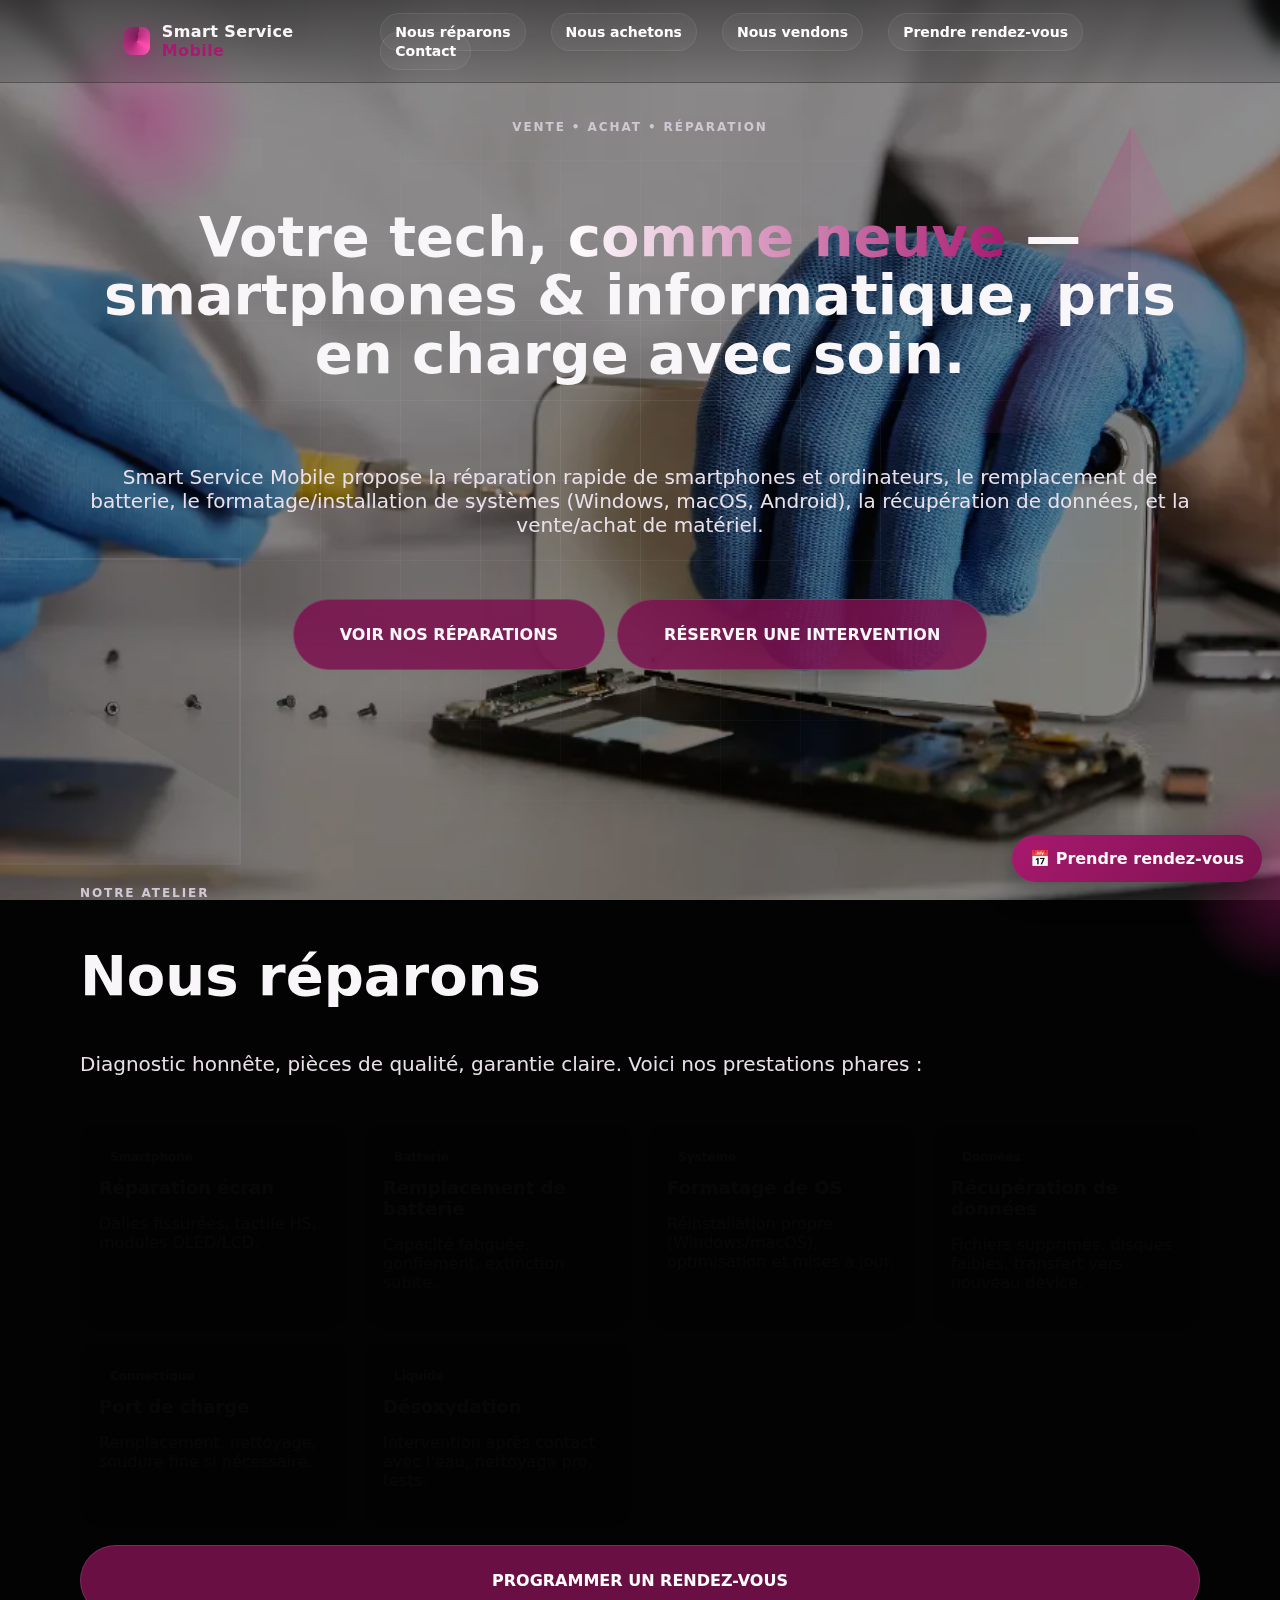
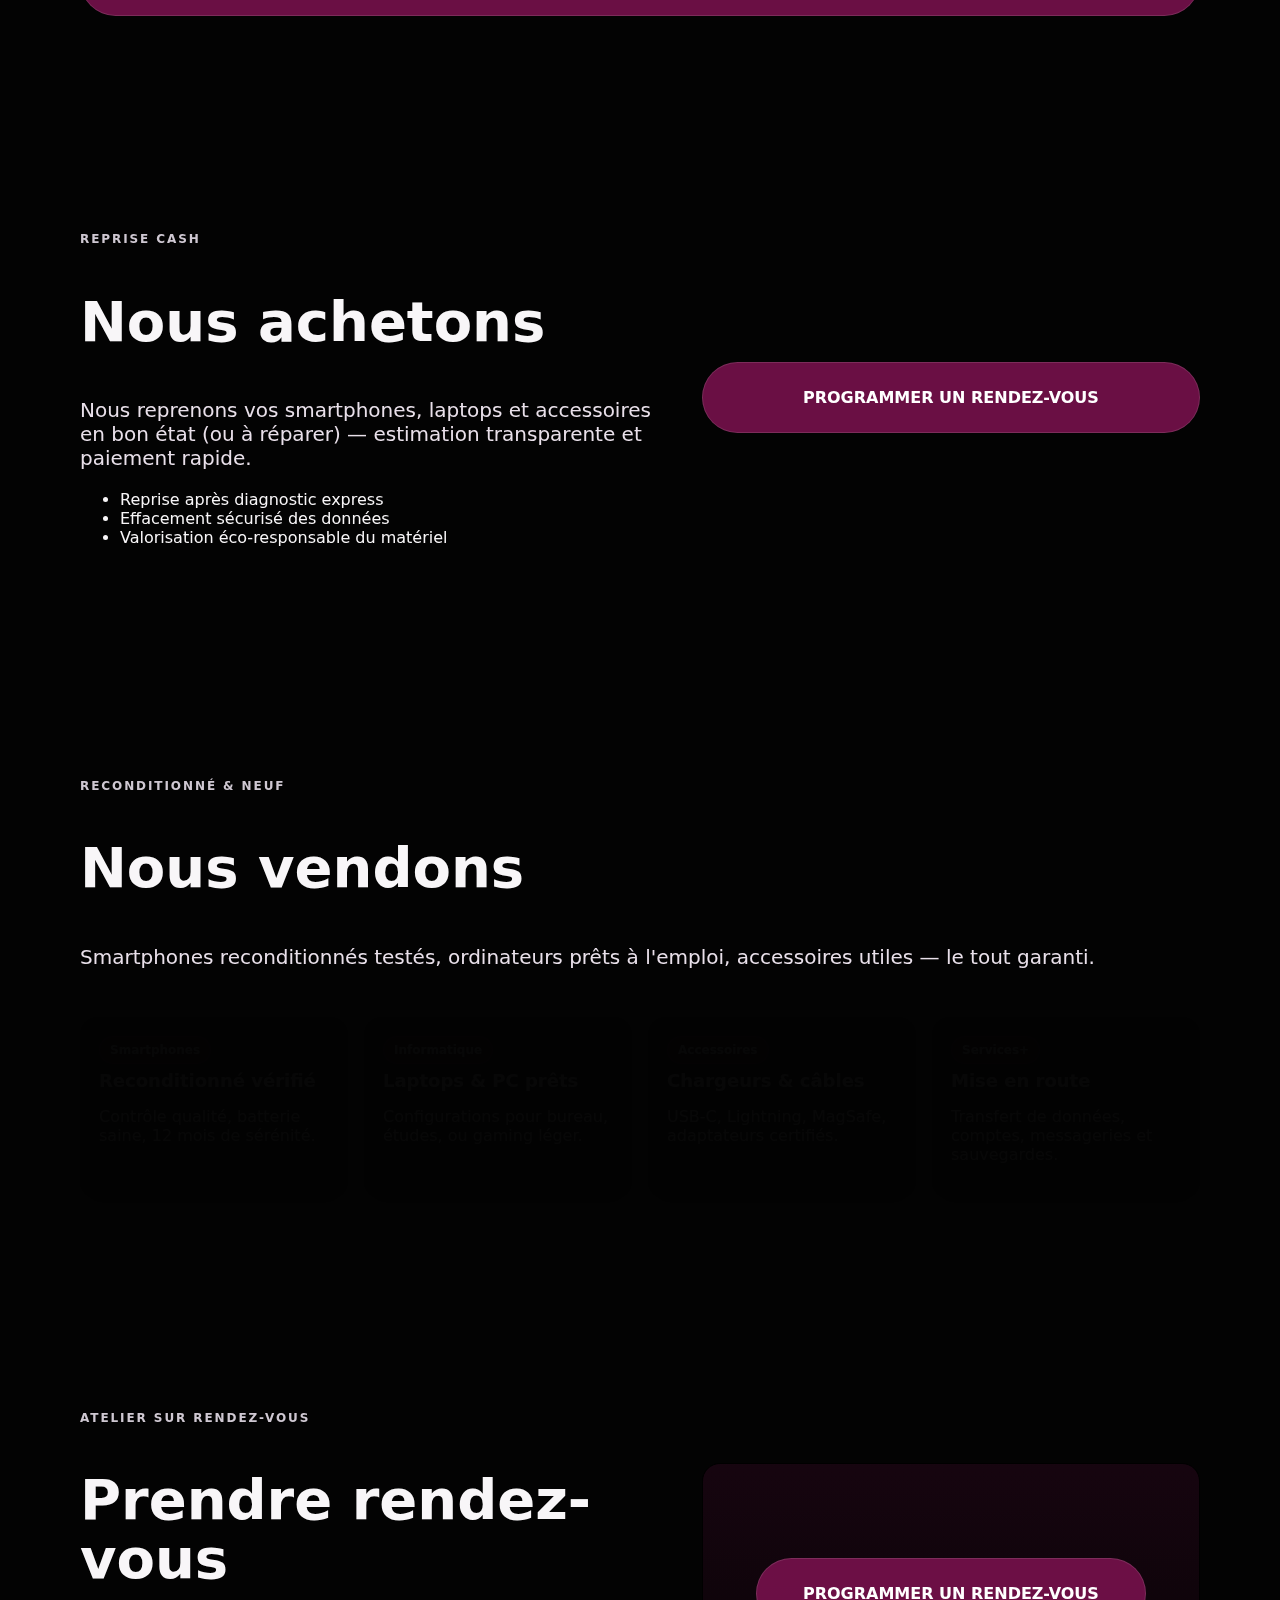
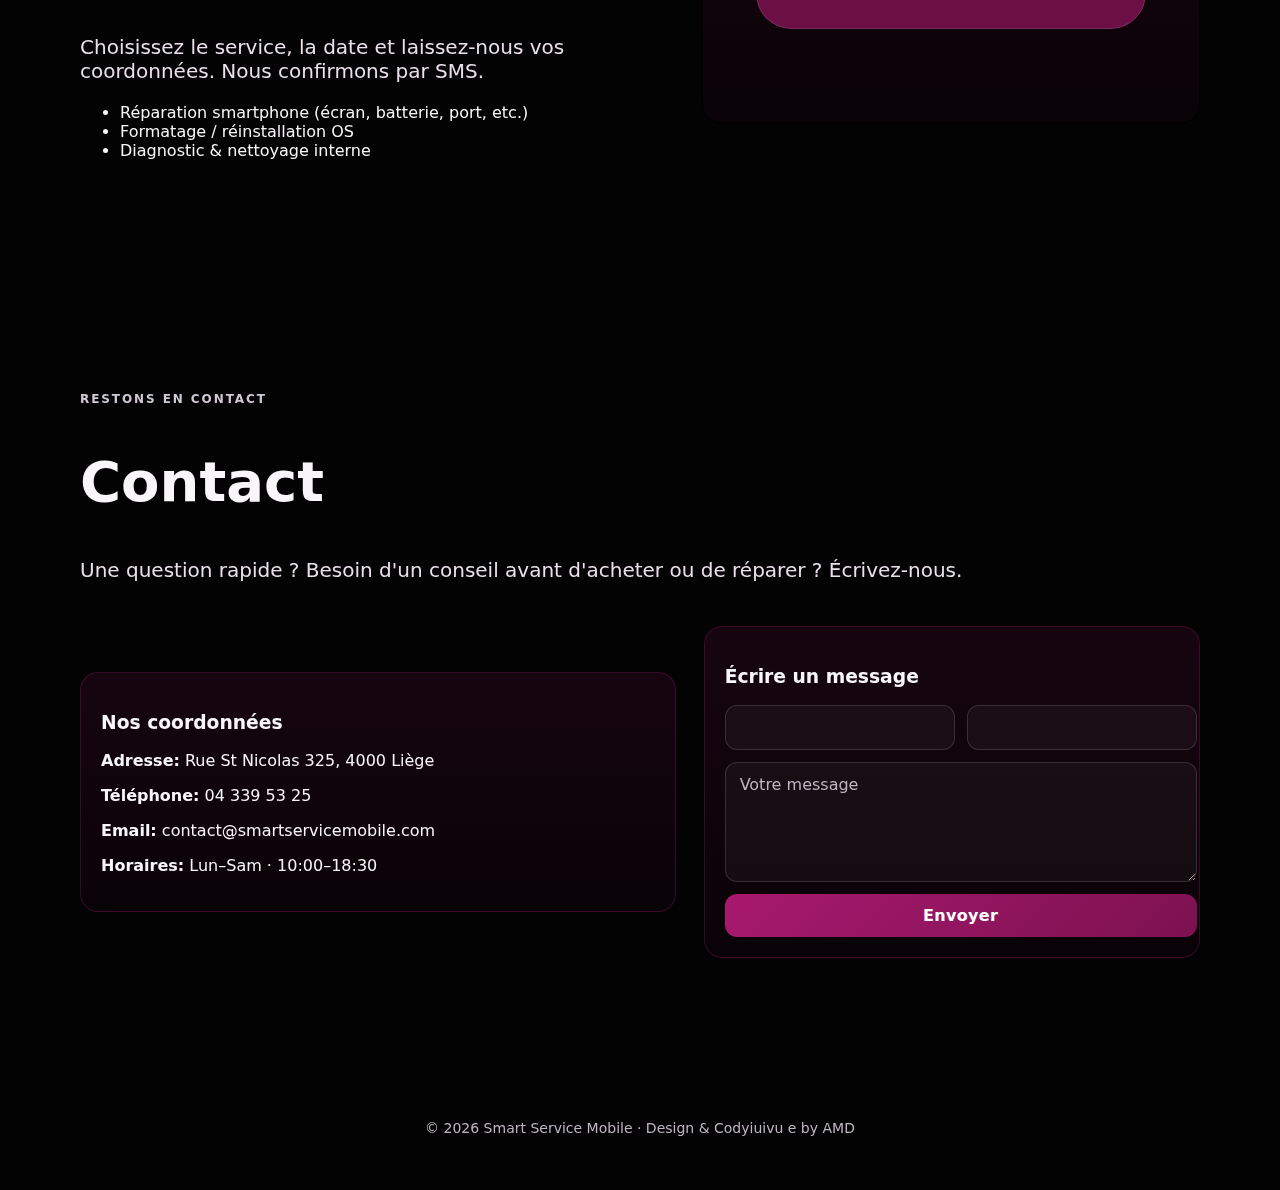
<file: index.html>
<!DOCTYPE html>
<html lang="fr">
<head>
  <meta charset="UTF-8" />
  <meta name="viewport" content="width=device-width, initial-scale=1" />
  <title>Smart Service Mobile — Vente & Réparation</title>
  <meta name="description" content="Smart Service Mobile — Vente, achat et réparation de smartphones et produits informatiques. Prendre rendez-vous en ligne." />
  
  <link rel="stylesheet" href="basic_style_gpt.css">
  <link rel="stylesheet" href="custom_style.css">
  <link rel="stylesheet" href="nav_style.css">
  <meta name="keywords" content="réparation smartphone Liège, réparation iPhone, réparation PC, vente téléphone, rachat smartphone, Smart Service Mobile">
  <meta name="author" content="Smart Service Mobile">

  <!-- Réseaux sociaux (Open Graph pour Facebook/LinkedIn) -->
  <meta property="og:title" content="Smart Service Mobile – Réparation et vente de smartphones à Liège">
  <meta property="og:description" content="Réparation rapide de téléphones et ordinateurs à Liège. Vente et rachat de smartphones garantis.">
  <meta property="og:image" content="https://smartservicemobile.com/images/cover.jpg">
  <meta property="og:url" content="https://smartservicemobile.com">
  <meta property="og:type" content="website">

  <!-- Twitter Cards -->
  <meta name="twitter:card" content="summary_large_image">
  <meta name="twitter:title" content="Smart Service Mobile – Réparation et vente de smartphones à Liège">
  <meta name="twitter:description" content="Réparez, achetez ou vendez votre smartphone en toute confiance chez Smart Service Mobile.">
  <meta name="twitter:image" content="https://smartservicemobile.com/images/cover.jpg">

  <!-- Favicon -->
  <link rel="icon" href="favicon.ico" type="image/x-icon">

  <!-- Canonical (évite le contenu dupliqué) -->
  <link rel="canonical" href="https://smartservicemobile.com">
</head>
<body>
  <!-- Parallax aesthetic shapes (no images) -->
  <div class="parallax" aria-hidden="true">
    <div class="shape shape--circle" data-depth="0.05" style="top:5%; left:8%"></div>
    <div class="shape shape--diamond" data-depth="0.12" style="top:60%; left:4%"></div>
    <div class="shape shape--triangle" data-depth="0.09" style="top:20%; right:8%"></div>
    <div class="shape shape--circle" data-depth="0.16" style="bottom: -4%; right: -2%"></div>
  </div>
  <div class="grid-overlay" aria-hidden="true"></div>

  <!-- Navigation -->
  <header class="nav" role="banner">
    <div class="nav__bar container">
      <div class="brand" aria-label="Smart Service Mobile">
        <div class="brand__logo" aria-hidden="true"></div>
        <span>Smart Service <span style="color: var(--brand)">Mobile</span></span>
      </div>
      <nav class="nav__links" role="navigation" aria-label="Navigation principale"> 
        <label for="toggle" class="menu-icon">☰</label>
        <input type="checkbox" id="toggle">
    
        <div class="menu">
            <a href="#reparons">Nous réparons</a>
            <a href="#achetons">Nous achetons</a>
            <a href="#vendons">Nous vendons</a>
            <a class="btn-primary" href="#rendezvous">Prendre rendez-vous</a>
            <a href="#contact">Contact</a>
        </div>
    </nav>
    

    </div>
  </header>


  

  <!-- Floating CTA -->
  <div class="cta-float">
    <a href="#rendezvous" class="shadow">📅 Prendre rendez-vous</a>
  </div>

  <!-- Hero -->
  <section class="hero" id="accueil" aria-label="Accueil">
    <div class="container">
      <p class="eyebrow">Vente • Achat • Réparation</p>
      <h1 class="headline">Votre tech, <span>comme neuve</span> —
        smartphones & informatique, pris en charge avec soin.
      </h1>
      <p class="lead">Smart Service Mobile propose la réparation rapide de smartphones et ordinateurs, le remplacement de batterie,
        le formatage/installation de systèmes (Windows, macOS, Android), la récupération de données, et la vente/achat de matériel.
 </p>
      <div class="actions">
        <a class="chip" href="#reparons">Voir nos réparations</a>
        <a class="chip" href="#rendezvous">Réserver une intervention</a>
      </div>
    </div>
  </section>

  <!-- Nous réparons -->
  <section id="reparons" aria-labelledby="rep-title">
    <div class="container">
      <div>
        <div class="eyebrow">Notre atelier</div>
        <h2 id="rep-title" class="headline">Nous réparons</h2>
        <p class="lead">Diagnostic honnête, pièces de qualité, garantie claire. Voici nos prestations phares :</p>
      </div>
      <div class="cards">
        <article class="card"><span class="badge">Smartphone</span><h3>Réparation écran</h3><p>Dalles fissurées, tactile HS, modules OLED/LCD.</p></article>
        <article class="card"><span class="badge">Batterie</span><h3>Remplacement de batterie</h3><p>Capacité fatiguée, gonflement, extinction subite.</p></article>
        <article class="card"><span class="badge">Système</span><h3>Formatage de OS</h3><p>Réinstallation propre (Windows/macOS), optimisation et mises à jour.</p></article>
        <article class="card"><span class="badge">Données</span><h3>Récupération de données</h3><p>Fichiers supprimés, disques faibles, transfert vers nouveau device.</p></article>
        <article class="card"><span class="badge">Connectique</span><h3>Port de charge</h3><p>Remplacement, nettoyage, soudure fine si nécessaire.</p></article>
        <article class="card"><span class="badge">Liquide</span><h3>Désoxydation</h3><p>Intervention après contact avec l'eau, nettoyage pro, tests.</p></article>
      </div>

      <div class="fx-stripes" aria-hidden="true"></div>
        
        <a href="prendre-un-rendez-vous.html" class="btn-primary chip text-center">Programmer un rendez-vous</a>

  </div>
    </div>
  </section>

  <!-- Nous achetons -->
  <section id="achetons" aria-labelledby="buy-title">
    <div class="container feature">
      <div>
        <div class="eyebrow">Reprise cash</div>
        <h2 id="buy-title" class="headline">Nous achetons</h2>
        <p class="lead">Nous reprenons vos smartphones, laptops et accessoires en bon état (ou à réparer) — estimation transparente et paiement rapide.</p>
        <ul>
          <li>Reprise après diagnostic express</li>
          <li>Effacement sécurisé des données</li>
          <li>Valorisation éco-responsable du matériel</li>
        </ul>
      </div>
      <a href="prendre-un-rendez-vous.html" class="btn-primary chip text-center">Programmer un rendez-vous</a>
      </div>
    </div>
  </section>

  <!-- Nous vendons -->
  <section id="vendons" aria-labelledby="sell-title">
    <div class="container">
      <div>
        <div class="eyebrow">Reconditionné & Neuf</div>
        <h2 id="sell-title" class="headline">Nous vendons</h2>
        <p class="lead">Smartphones reconditionnés testés, ordinateurs prêts à l'emploi, accessoires utiles — le tout garanti.</p>
      </div>
      <div class="cards">
        <article class="card"><span class="badge">Smartphones</span><h3>Reconditionné vérifié</h3><p>Contrôle qualité, batterie saine, 12 mois de sérénité.</p></article>
        <article class="card"><span class="badge">Informatique</span><h3>Laptops & PC prêts</h3><p>Configurations pour bureau, études, ou gaming léger.</p></article>
        <article class="card"><span class="badge">Accessoires</span><h3>Chargeurs & câbles</h3><p>USB‑C, Lightning, MagSafe, adaptateurs certifiés.</p></article>
        <article class="card"><span class="badge">Services+</span><h3>Mise en route</h3><p>Transfert de données, comptes, messageries et sauvegardes.</p></article>
      </div>
    </div>
  </section>

  <!-- Prendre rendez-vous -->
  <section id="rendezvous" aria-labelledby="rdv-title">
    <div class="container feature">
      <div>
        <div class="eyebrow">Atelier sur rendez-vous</div>
        <h2 id="rdv-title" class="headline">Prendre rendez-vous</h2>
        <p class="lead">Choisissez le service, la date et laissez-nous vos coordonnées. Nous confirmons par SMS.</p>
        <ul>
          <li>Réparation smartphone (écran, batterie, port, etc.)</li>
          <li>Formatage / réinstallation OS</li>
          <li>Diagnostic & nettoyage interne</li>
        </ul>
      </div>
      <div class="feature__panel programmerunrdv" >
        <div class="fx-stripes" aria-hidden="true"></div>
        
        <a href="prendre-un-rendez-vous.html" class="btn-primary chip text-center">Programmer un rendez-vous</a>

  </div>
    </div>
  </section>

  <!-- Contact -->
  <section id="contact" aria-labelledby="contact-title">
    <div class="container">
      <div>
        <div class="eyebrow">Restons en contact</div>
        <h2 id="contact-title" class="headline">Contact</h2>
        <p class="lead">Une question rapide ? Besoin d'un conseil avant d'acheter ou de réparer ? Écrivez-nous.</p>
      </div>
      <div class="feature">
        <div class="feature__panel" style="min-height: 220px;">
          <div class="fx-stripes" aria-hidden="true"></div>
          <h3>Nos coordonnées</h3>
          <p><strong>Adresse:</strong> Rue St Nicolas 325, 4000 Liège</p>
          <p><strong>Téléphone:</strong> <a href="tel:+3243395325">04 339 53 25</a></p>
          <p><strong>Email:</strong> <a href="mailto:contact@smartservicemobile.com">contact@smartservicemobile.com</a></p>
          <p><strong>Horaires:</strong> Lun–Sam · 10:00–18:30</p>
        </div>
        <div class="feature__panel">
          <h3>Écrire un message</h3>
    <!--       <form name="contact" method="POST" data-netlify="true">
            <p>
              <label>Your Name: <input type="text" name="name" /></label>
            </p>
            <p>
              <label>Your Email: <input type="email" name="email" /></label>
            </p>
            <p>
              <label>Your Role: <select name="role[]" multiple>
                <option value="leader">Leader</option>
                <option value="follower">Follower</option>
              </select></label>
            </p>
            <p>
              <label>Message: <textarea name="message"></textarea></label>
            </p>
            <p>
              <button type="submit">Send</button>
            </p>
          </form>
     -->  
     
     
     
     <form name="contact" method="POST" action="merci.html" data-netlify="true">
           <input type="hidden" name="form-name" value="contact">

         <div class="grid-2">
          <input type="text" name="name" />
          <input type="email" name="email" />
            </div>
            <textarea name="message" placeholder="Votre message" required></textarea>
            <button class="btn-primary" type="submit">Envoyer</button>
          </form>
        </div>
      </div>
    </div>
  </section>

  <footer>
    <div class="container">
      <p>© <span id="year"></span> Smart Service Mobile · Design & Codyiuivu e by AMD</p>
    </div>
  </footer>

  
  <script src="js/google-form.js"></script>

  <script>
    // ========= Parallax on scroll =========
    const shapes = Array.from(document.querySelectorAll('.shape'));
    const reduceMotion = window.matchMedia('(prefers-reduced-motion: reduce)').matches;
    function onScroll() {
      if (reduceMotion) return;
      const y = window.scrollY;
      shapes.forEach(el => {
        const d = parseFloat(el.dataset.depth || '0.1');
        el.style.transform = `translate3d(0, ${y * d * 0.6}px, 0)`;
      });
    }
    document.addEventListener('scroll', onScroll, { passive: true });
    onScroll();

    // ========= Reveal on view =========
    const io = new IntersectionObserver((entries)=>{
      entries.forEach(e=>{ if(e.isIntersecting){ e.target.classList.add('in-view'); } });
    }, { threshold: 0.16 });
    document.querySelectorAll('.card').forEach(c => io.observe(c));

    // ========= Fake submit handlers =========
    function toast(msg){
      const el = document.createElement('div');
      el.textContent = msg;
      el.style.position='fixed'; el.style.bottom='24px'; el.style.left='50%'; el.style.transform='translateX(-50%)';
      el.style.padding='12px 16px'; el.style.fontWeight='800'; el.style.borderRadius='999px';
      el.style.background='linear-gradient(135deg, var(--brand), #7c124f)'; el.style.boxShadow='var(--shadow)';
      el.style.zIndex='60';
      document.body.appendChild(el); setTimeout(()=>{ el.remove(); }, 2600);
    }

    function handleForm(id, doneText){
      const f = document.getElementById(id);
      if(!f) return;
      f.addEventListener('submit', (e)=>{
        e.preventDefault();
        // Here you could POST to your backend / Google Form / Ecwid hook
        f.reset();
        toast(doneText);
      });
    }
    handleForm('form-achat', 'Demande envoyée ✅ Nous reviendrons vers vous rapidement.');
    handleForm('form-rdv', 'Rendez-vous demandé ✅ Confirmation par SMS.');
    handleForm('form-contact', 'Message bien reçu ✅');

    // Year in footer
    document.getElementById('year').textContent = new Date().getFullYear();

    // Keyboard focus outline only when tabbing
    let mouseDown = false;
    document.addEventListener('mousedown', ()=>{ mouseDown = true; document.body.style.outline = 'none'; });
    document.addEventListener('keydown', (e)=>{
      if(e.key === 'Tab'){ mouseDown = false; document.body.style.outline = '2px dashed rgba(255,255,255,.3)'; }
    });
  </script>
</body>
</html>
</file>
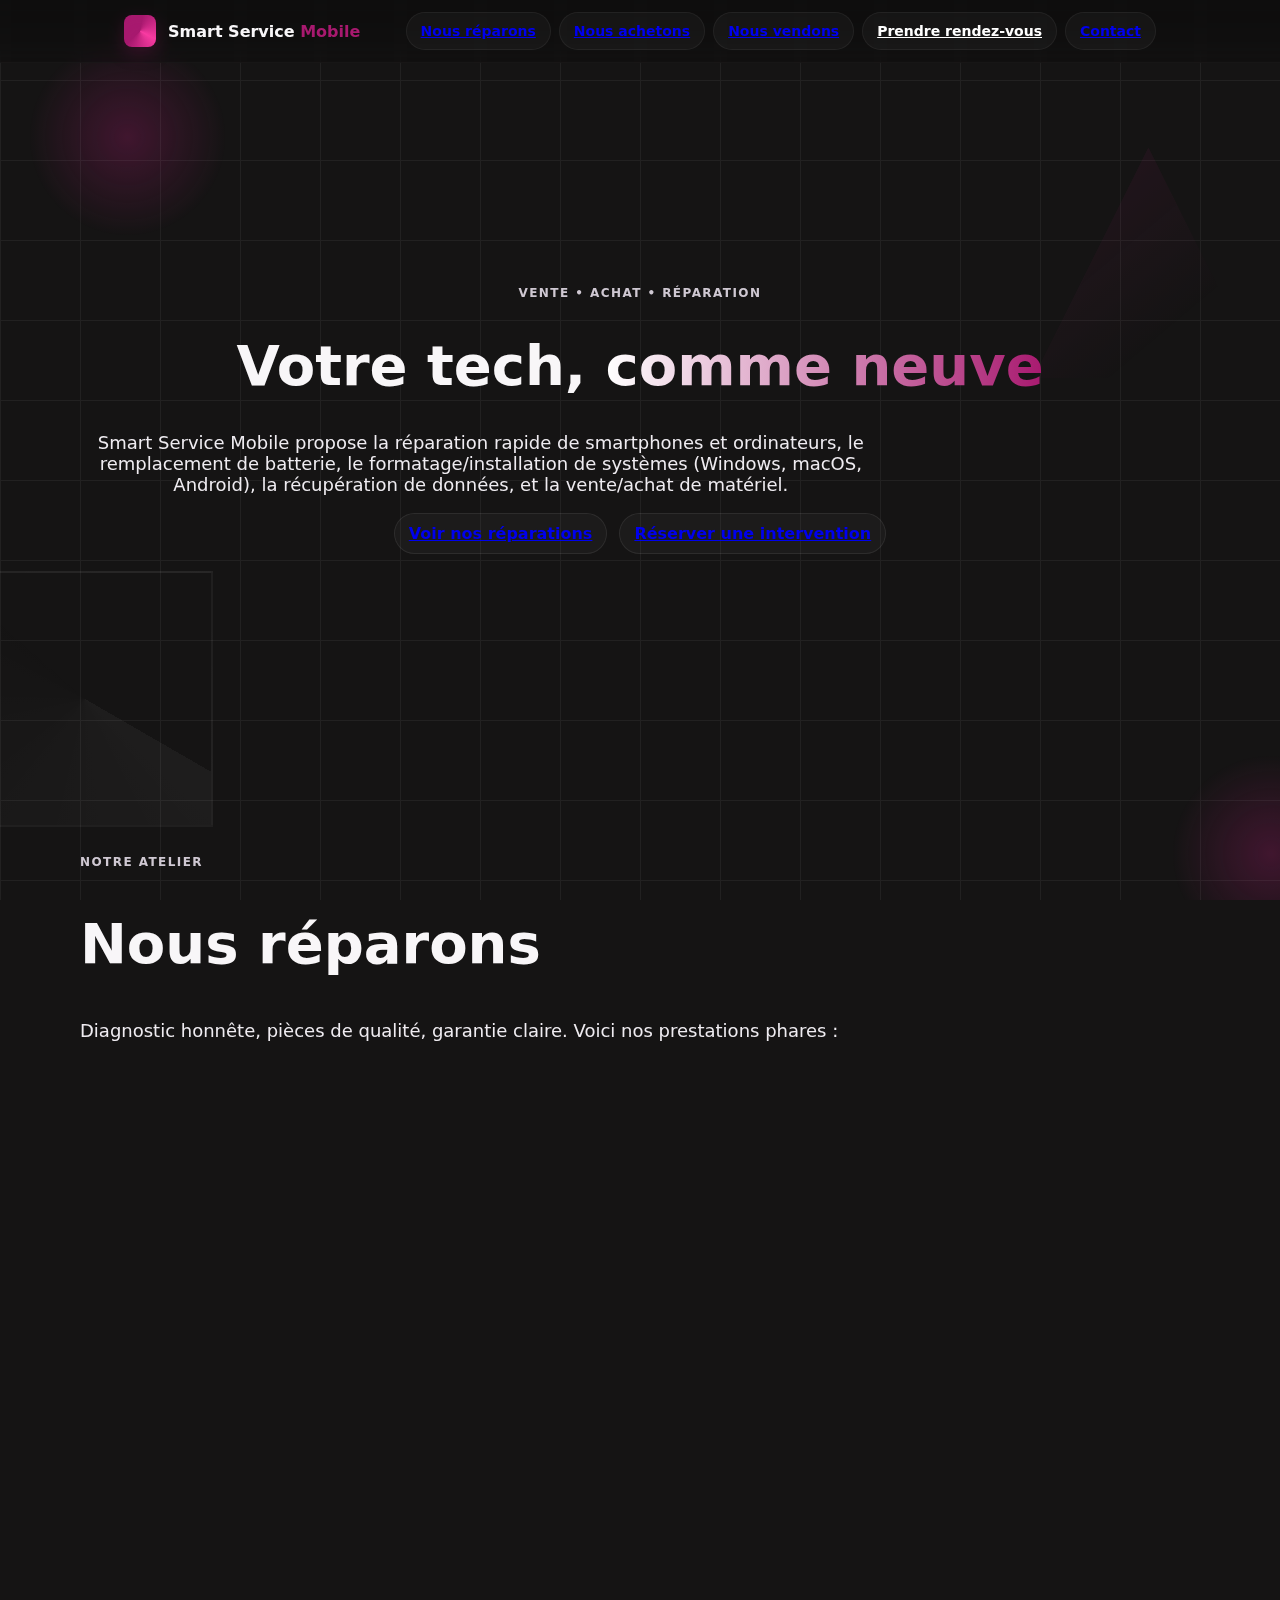
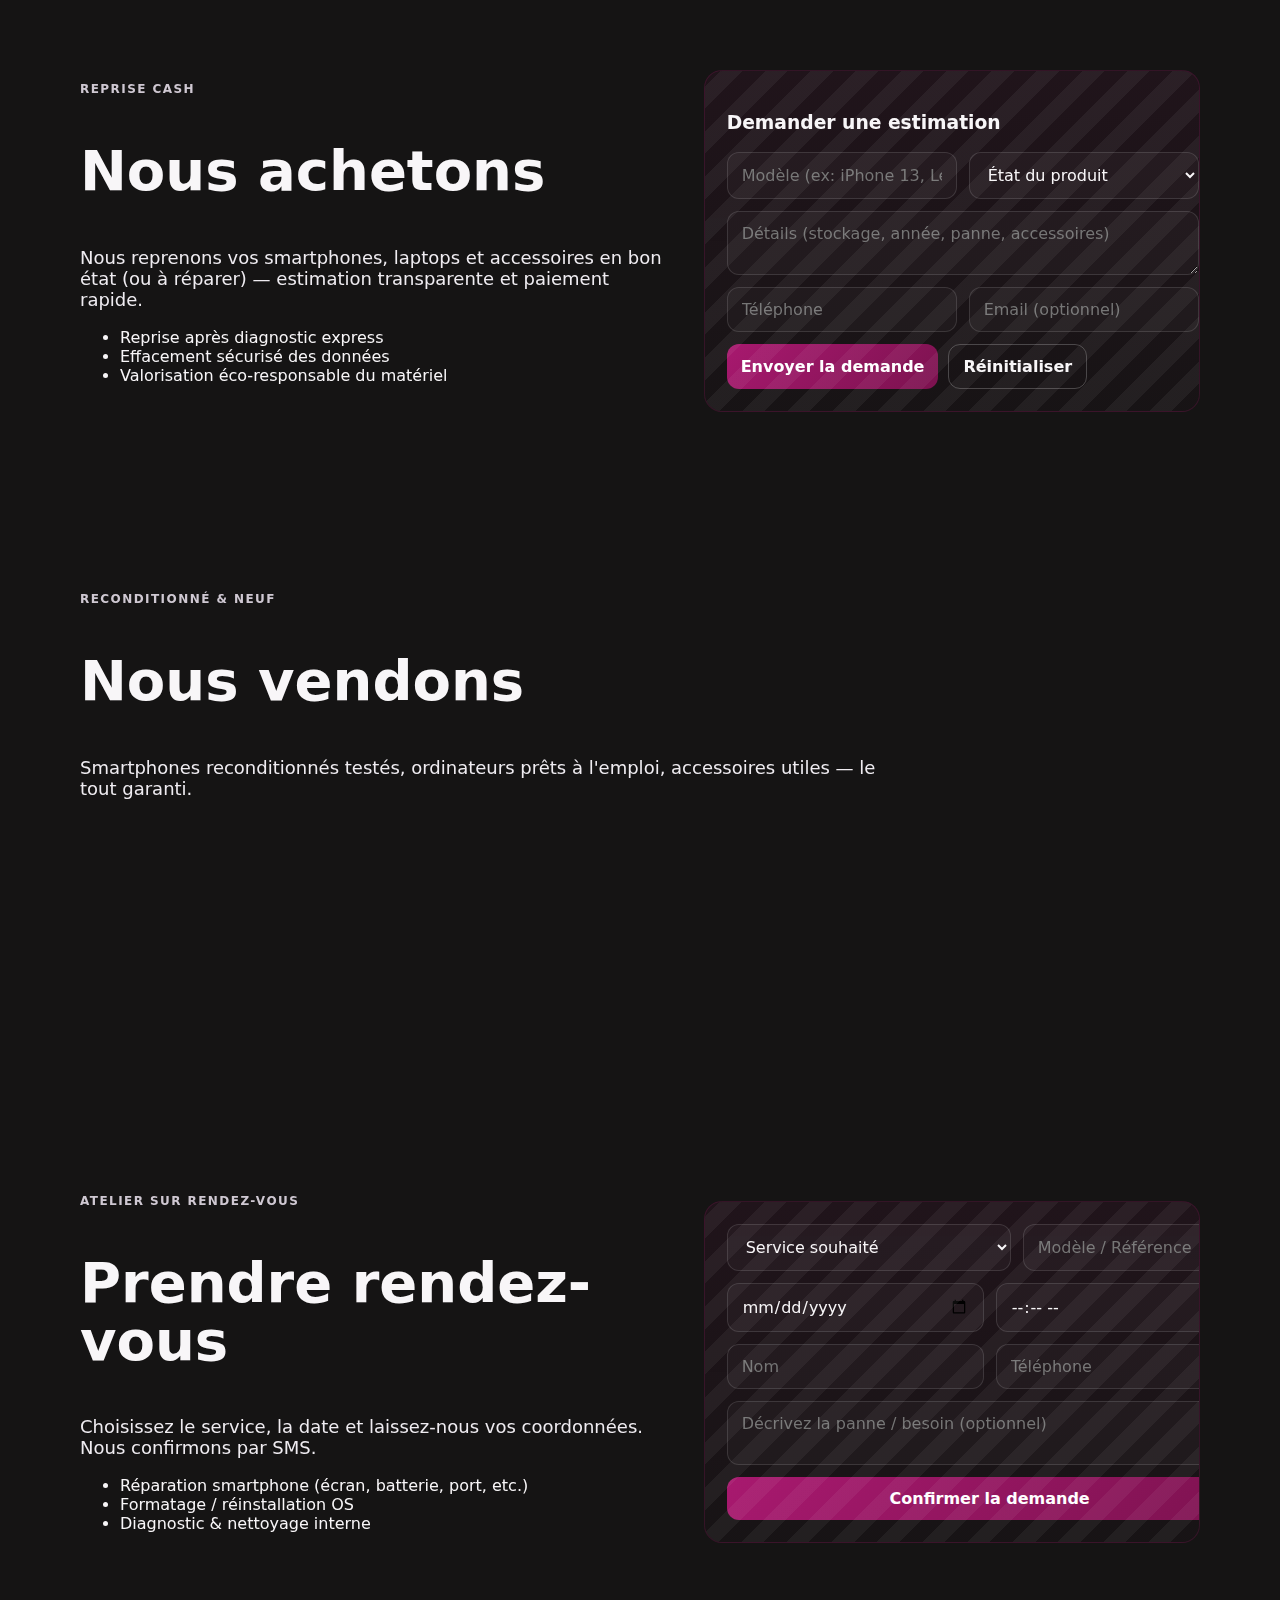
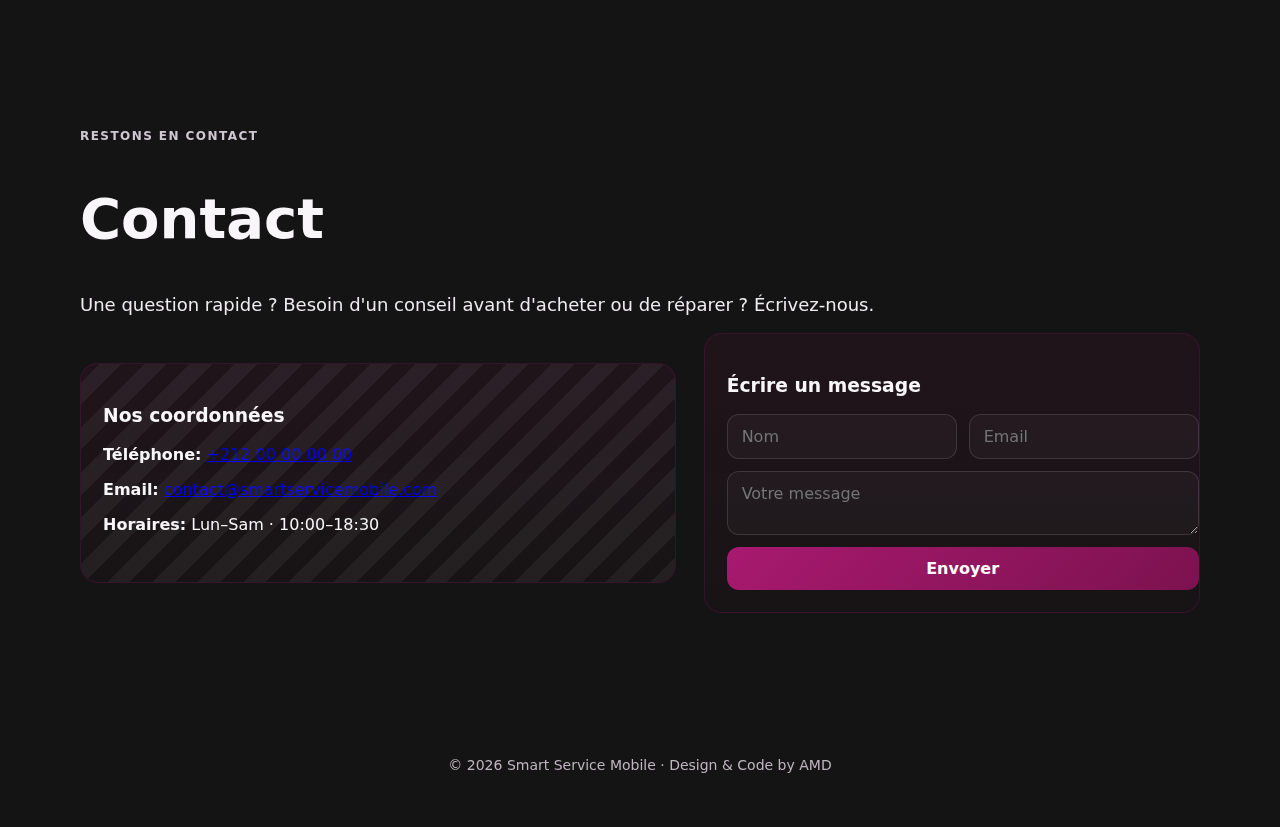
<file: 1_rest_smart_service_mobile_site_vitrine_html_css_js (3).html>
<!DOCTYPE html>
<html lang="fr">
<head>
  <meta charset="utf-8" />
  <meta name="viewport" content="width=device-width, initial-scale=1" />
  <title>Smart Service Mobile — Vente & Réparation</title>
  <meta name="description" content="Smart Service Mobile — Vente, achat et réparation de smartphones et produits informatiques. Prendre rendez-vous en ligne." />
  <style>
    /* =========================
       Design tokens
    ========================= */
    :root{--brand:#a8196f;--ink:#151414;--text:#f8f6f8;--muted:#cfc8d2;--card:#1b1a1a;--shadow:0 10px 30px rgba(0,0,0,.35);--radius:18px;--hgap:clamp(16px,4vw,44px);}    

    /* Reset */
    *,*::before,*::after{box-sizing:border-box}
    html,body{height:100%;scroll-behavior:smooth;margin:0}
    body{font-family:Inter,ui-sans-serif,system-ui,-apple-system,Segoe UI,Roboto,Arial; color:var(--text); background:var(--ink);}

    /* ---------- Background layers (image + veil + shapes + grid) ---------- */
    .bg-root{position:fixed;inset:0;z-index:0;pointer-events:none;overflow:hidden}
    .bg-root::before{ /* image layer */
      content:""; position:absolute; inset:0; background-image:url('https://images.openai.com/thumbnails/url/LZqLE3icu1mSUVJSUGylr5-al1xUWVCSmqJbkpRnoJdeXJJYkpmsl5yfq5-Zm5ieWmxfaAuUsXL0S7F0Tw5K889ydsrw8zf0Mo2qKgwKciwoSC0McvM3SDSOD04Njy_OT7YM9Koq9CooLc9zrwxKTUrzsjQzdM6zDFQrBgAg5yoQ');
      background-size:cover; background-position:center; background-attachment:fixed; transform: scale(1.02); filter: saturate(.95) contrast(.9);
    }
    .bg-veil{position:absolute; inset:0; background: linear-gradient(rgba(0,0,0,.58), rgba(0,0,0,.54)); z-index:1; opacity:0; animation:veilFade .9s ease forwards .2s}

    .parallax{position:absolute; inset:-6vh -8vw; z-index:2; pointer-events:none; perspective:1000px}
    .shape{position:absolute; mix-blend-mode:screen; opacity:.65; filter:blur(.6px)}
    .shape--circle{width:clamp(140px,22vw,420px); height:clamp(140px,22vw,420px); border-radius:50%; background:radial-gradient(closest-side, rgba(168,25,111,.45), rgba(168,25,111,0) 70%); animation:float 18s ease-in-out infinite}
    .shape--diamond{width:clamp(180px,20vw,360px); height:clamp(180px,20vw,360px); background:conic-gradient(from 120deg, rgba(255,255,255,.06), rgba(255,255,255,0) 55%); transform:rotate(45deg); border:2px solid rgba(255,255,255,.08); animation:twirl 24s linear infinite}
    .shape--triangle{width:clamp(160px,18vw,380px); height:clamp(160px,18vw,380px); background:linear-gradient(140deg, rgba(168,25,111,.18), transparent 70%); clip-path:polygon(50% 0%,0% 100%,100% 100%); animation:float 26s ease-in-out infinite reverse}

    .grid-overlay{position:absolute; inset:0; z-index:3; pointer-events:none; opacity:.06; background-image: linear-gradient(90deg, #fff 1px, transparent 1px), linear-gradient(#fff 1px, transparent 1px); background-size: 80px 80px, 80px 80px;}

    @keyframes float{0%,100%{transform:translateY(-8px)}50%{transform:translateY(8px)}}
    @keyframes twirl{to{transform:rotate(405deg)}}
    @keyframes veilFade{to{opacity:1}}

    /* ---------- Content (on top of bg) ---------- */
    .site{position:relative; z-index:4}
    .container{width:min(1120px,92vw); margin:0 auto}

    /* ---------- Nav ---------- */
    .nav{position:sticky; top:0; z-index:50; backdrop-filter: blur(8px); background: linear-gradient(180deg, rgba(0,0,0,.36), rgba(0,0,0,.2)); border-bottom:1px solid rgba(255,255,255,.04)}
    .nav__bar{display:flex; align-items:center; gap:14px; padding:12px var(--hgap)}
    .brand{display:flex; align-items:center; gap:12px; font-weight:800}
    .brand__logo{width:32px; height:32px; border-radius:8px; background:conic-gradient(from 10deg,var(--brand),#ff3ea6 30%,var(--brand) 60%); box-shadow:0 8px 22px rgba(168,25,111,.18) inset, 0 6px 18px rgba(168,25,111,.25)}

    .nav__links{margin-left:auto; display:flex; gap:8px; align-items:center}
    .nav__links a{padding:10px 14px; border-radius:999px; font-weight:700; font-size:14px; border:1px solid rgba(255,255,255,.06); background:rgba(255,255,255,.03); transition:transform .18s ease, background .18s ease}
    .nav__links a:hover{transform:translateY(-2px); background:rgba(255,255,255,.08); border-color:rgba(255,255,255,.18)}
    .btn-primary{background:linear-gradient(135deg,var(--brand),#7c124f); color:white; border:none}

    .menu-toggle{display:none; background:transparent; border:1px solid rgba(255,255,255,.06); color:var(--text); padding:10px 12px; border-radius:10px; font-weight:800}

    @media (max-width:900px){
      .nav__links{display:none; position:absolute; right:var(--hgap); top:72px; flex-direction:column; background:rgba(0,0,0,.78); padding:10px; gap:8px; border-radius:12px; width:calc(100% - 2*var(--hgap)); max-width:320px}
      .nav__links.open{display:flex}
      .menu-toggle{display:inline-flex}
    }

    /* ---------- Hero ---------- */
    section{position:relative; padding:clamp(64px,10vh,120px) 0}
    .eyebrow{color:var(--muted); font-weight:800; letter-spacing:.12em; text-transform:uppercase; font-size:12px}
    .headline{font-size:clamp(28px,5vw,56px); font-weight:900; line-height:1.03}
    .lead{color:#efecf1; max-width:70ch; font-size:clamp(15px,1.8vw,18px)}

    .hero{min-height:78vh; display:grid; place-items:center; text-align:center}
    .hero .actions{display:flex; gap:12px; justify-content:center; margin-top:18px; flex-wrap:wrap}
    .chip{padding:10px 14px; border-radius:999px; border:1px solid rgba(255,255,255,.08); background:rgba(255,255,255,.03); font-weight:700}

    /* ---------- Cards ---------- */
    .cards{display:grid; grid-template-columns:repeat(auto-fit,minmax(220px,1fr)); gap:16px}
    .card{background:linear-gradient(180deg,var(--card),rgba(27,26,26,.6)); border:1px solid rgba(255,255,255,.04); border-radius:var(--radius); padding:18px; box-shadow:0 8px 22px rgba(0,0,0,.36); transform:translateY(8px); opacity:0; transition:transform .6s cubic-bezier(.2,.8,.2,1), opacity .6s}
    .card.in-view{transform:translateY(0); opacity:1}
    .badge{display:inline-block;padding:6px 10px;border-radius:999px;font-size:12px;font-weight:800;background:rgba(168,25,111,.14); border:1px solid rgba(168,25,111,.28)}

    /* ---------- Feature & Forms ---------- */
    .feature{display:grid; grid-template-columns:1.2fr 1fr; gap:28px; align-items:center}
    .feature__panel{background:linear-gradient(180deg, rgba(168,25,111,.08), rgba(168,25,111,.02)); border:1px solid rgba(168,25,111,.2); border-radius:var(--radius); padding:22px; position:relative; overflow:hidden; min-height:220px}
    .fx-stripes{position:absolute; inset:-20%; background:repeating-linear-gradient(135deg, rgba(255,255,255,.05) 0 16px, rgba(255,255,255,0) 16px 32px); transform:translateY(0); animation:pan 18s linear infinite}
    @keyframes pan{to{transform:translateY(-30%)}}

    form{display:grid; gap:12px}
    .grid-2{display:grid; grid-template-columns:repeat(2,1fr); gap:12px}
    input,select,textarea,button{background:rgba(255,255,255,.03); border:1px solid rgba(255,255,255,.12); color:var(--text); border-radius:12px; padding:12px 14px; font:inherit}
    button{cursor:pointer; font-weight:800}
    .btn-ghost{background:transparent; border-color:rgba(255,255,255,.22)}

    /* ---------- Footer ---------- */
    footer{padding:40px 0;color:#bfb6c1;font-size:14px;text-align:center}

    /* ---------- Responsive tweaks ---------- */
    @media (max-width:900px){
      .feature{grid-template-columns:1fr}
      .grid-2{grid-template-columns:1fr}
      .nav__bar{padding:10px 16px}
      .hero{padding-top:14vh}
    }

    @media (prefers-reduced-motion:reduce){*{animation:none!important;transition:none!important}}
  </style>
</head>
<body>
  <!-- Background composite (image + veil + shapes + grid) -->
  <div class="bg-root" aria-hidden="true">
    <div class="bg-veil" aria-hidden="true"></div>
    <div class="parallax" aria-hidden="true">
      <div class="shape shape--circle" data-depth="0.05" style="top:5%; left:6%"></div>
      <div class="shape shape--diamond" data-depth="0.12" style="top:62%; left:4%"></div>
      <div class="shape shape--triangle" data-depth="0.09" style="top:20%; right:8%"></div>
      <div class="shape shape--circle" data-depth="0.16" style="bottom:-4%; right:-2%"></div>
    </div>
    <div class="grid-overlay" aria-hidden="true"></div>
  </div>

  <div class="site">
    <!-- Navigation -->
    <header class="nav" role="banner">
      <div class="nav__bar container">
        <div class="brand" aria-label="Smart Service Mobile">
          <div class="brand__logo" aria-hidden="true"></div>
          <span>Smart Service <span style="color:var(--brand)">Mobile</span></span>
        </div>

        <button class="menu-toggle" aria-expanded="false" aria-controls="main-nav">☰ Menu</button>

        <nav id="main-nav" class="nav__links" role="navigation" aria-label="Navigation principale">
          <a href="#reparons">Nous réparons</a>
          <a href="#achetons">Nous achetons</a>
          <a href="#vendons">Nous vendons</a>
          <a class="btn-primary" href="#rendezvous">Prendre rendez-vous</a>
          <a href="#contact">Contact</a>
        </nav>
      </div>
    </header>

    <!-- Hero -->
    <section class="hero" id="accueil" aria-label="Accueil">
      <div class="container">
        <p class="eyebrow">Vente • Achat • Réparation</p>
        <h1 class="headline">Votre tech, <span style="background:linear-gradient(90deg,#fff,var(--brand));-webkit-background-clip:text;background-clip:text;color:transparent">comme neuve</span></h1>
        <p class="lead">Smart Service Mobile propose la réparation rapide de smartphones et ordinateurs, le remplacement de batterie, le formatage/installation de systèmes (Windows, macOS, Android), la récupération de données, et la vente/achat de matériel.</p>
        <div class="actions">
          <a class="chip" href="#reparons">Voir nos réparations</a>
          <a class="chip" href="#rendezvous">Réserver une intervention</a>
        </div>
      </div>
    </section>

    <!-- Nous réparons -->
    <section id="reparons" aria-labelledby="rep-title">
      <div class="container">
        <div>
          <div class="eyebrow">Notre atelier</div>
          <h2 id="rep-title" class="headline">Nous réparons</h2>
          <p class="lead">Diagnostic honnête, pièces de qualité, garantie claire. Voici nos prestations phares :</p>
        </div>
        <div class="cards">
          <article class="card"><span class="badge">Smartphone</span><h3>Réparation écran</h3><p>Dalles fissurées, tactile HS, modules OLED/LCD.</p></article>
          <article class="card"><span class="badge">Batterie</span><h3>Remplacement de batterie</h3><p>Capacité fatiguée, gonflement, extinction subite.</p></article>
          <article class="card"><span class="badge">Système</span><h3>Formatage de OS</h3><p>Réinstallation propre (Windows/macOS), optimisation et mises à jour.</p></article>
          <article class="card"><span class="badge">Données</span><h3>Récupération de données</h3><p>Fichiers supprimés, disques faibles, transfert vers nouveau device.</p></article>
          <article class="card"><span class="badge">Connectique</span><h3>Port de charge</h3><p>Remplacement, nettoyage, soudure fine si nécessaire.</p></article>
          <article class="card"><span class="badge">Liquide</span><h3>Désoxydation</h3><p>Intervention après contact avec l'eau, nettoyage pro, tests.</p></article>
        </div>
      </div>
    </section>

    <!-- Nous achetons -->
    <section id="achetons" aria-labelledby="buy-title">
      <div class="container feature">
        <div>
          <div class="eyebrow">Reprise cash</div>
          <h2 id="buy-title" class="headline">Nous achetons</h2>
          <p class="lead">Nous reprenons vos smartphones, laptops et accessoires en bon état (ou à réparer) — estimation transparente et paiement rapide.</p>
          <ul>
            <li>Reprise après diagnostic express</li>
            <li>Effacement sécurisé des données</li>
            <li>Valorisation éco-responsable du matériel</li>
          </ul>
        </div>
        <div class="feature__panel">
          <div class="fx-stripes" aria-hidden="true"></div>
          <h3>Demander une estimation</h3>
          <form id="form-achat">
            <div class="grid-2">
              <input required name="modele" placeholder="Modèle (ex: iPhone 13, Lenovo ThinkPad)" />
              <select name="etat" required>
                <option value="" disabled selected>État du produit</option>
                <option>Très bon</option>
                <option>Bon</option>
                <option>À réparer</option>
              </select>
            </div>
            <textarea name="details" placeholder="Détails (stockage, année, panne, accessoires)"></textarea>
            <div class="grid-2">
              <input type="tel" name="tel" placeholder="Téléphone" required />
              <input type="email" name="email" placeholder="Email (optionnel)" />
            </div>
            <div style="display:flex; gap:10px;">
              <button class="btn-primary" type="submit">Envoyer la demande</button>
              <button class="btn-ghost" type="reset">Réinitialiser</button>
            </div>
          </form>
        </div>
      </div>
    </section>

    <!-- Nous vendons -->
    <section id="vendons" aria-labelledby="sell-title">
      <div class="container">
        <div>
          <div class="eyebrow">Reconditionné & Neuf</div>
          <h2 id="sell-title" class="headline">Nous vendons</h2>
          <p class="lead">Smartphones reconditionnés testés, ordinateurs prêts à l'emploi, accessoires utiles — le tout garanti.</p>
        </div>
        <div class="cards">
          <article class="card"><span class="badge">Smartphones</span><h3>Reconditionné vérifié</h3><p>Contrôle qualité, batterie saine, 12 mois de sérénité.</p></article>
          <article class="card"><span class="badge">Informatique</span><h3>Laptops & PC prêts</h3><p>Configurations pour bureau, études, ou gaming léger.</p></article>
          <article class="card"><span class="badge">Accessoires</span><h3>Chargeurs & câbles</h3><p>USB‑C, Lightning, MagSafe, adaptateurs certifiés.</p></article>
          <article class="card"><span class="badge">Services+</span><h3>Mise en route</h3><p>Transfert de données, comptes, messageries et sauvegardes.</p></article>
        </div>
      </div>
    </section>

    <!-- Prendre rendez-vous -->
    <section id="rendezvous" aria-labelledby="rdv-title">
      <div class="container feature">
        <div>
          <div class="eyebrow">Atelier sur rendez-vous</div>
          <h2 id="rdv-title" class="headline">Prendre rendez-vous</h2>
          <p class="lead">Choisissez le service, la date et laissez-nous vos coordonnées. Nous confirmons par SMS.</p>
          <ul>
            <li>Réparation smartphone (écran, batterie, port, etc.)</li>
            <li>Formatage / réinstallation OS</li>
            <li>Diagnostic & nettoyage interne</li>
          </ul>
        </div>
        <div class="feature__panel">
          <div class="fx-stripes" aria-hidden="true"></div>
          <form id="form-rdv" aria-label="Formulaire de prise de rendez-vous">
            <div class="grid-2">
              <select name="service" required>
                <option value="" disabled selected>Service souhaité</option>
                <option>Réparation smartphone</option>
                <option>Remplacement de batterie</option>
                <option>Formatage / réinstallation OS</option>
                <option>Diagnostic & nettoyage</option>
                <option>Autre (préciser)</option>
              </select>
              <input name="modele" placeholder="Modèle / Référence" required />
            </div>
            <div class="grid-2">
              <input type="date" name="date" required />
              <input type="time" name="time" required />
            </div>
            <div class="grid-2">
              <input type="text" name="nom" placeholder="Nom" required />
              <input type="tel" name="tel" placeholder="Téléphone" required />
            </div>
            <textarea name="notes" placeholder="Décrivez la panne / besoin (optionnel)"></textarea>
            <button class="btn-primary" type="submit">Confirmer la demande</button>
          </form>
        </div>
      </div>
    </section>

    <!-- Contact -->
    <section id="contact" aria-labelledby="contact-title">
      <div class="container">
        <div>
          <div class="eyebrow">Restons en contact</div>
          <h2 id="contact-title" class="headline">Contact</h2>
          <p class="lead">Une question rapide ? Besoin d'un conseil avant d'acheter ou de réparer ? Écrivez-nous.</p>
        </div>
        <div class="feature">
          <div class="feature__panel" style="min-height:220px;">
            <div class="fx-stripes" aria-hidden="true"></div>
            <h3>Nos coordonnées</h3>
            <p><strong>Téléphone:</strong> <a href="tel:+212000000000">+212 00 00 00 00</a></p>
            <p><strong>Email:</strong> <a href="mailto:contact@smartservicemobile.com">contact@smartservicemobile.com</a></p>
            <p><strong>Horaires:</strong> Lun–Sam · 10:00–18:30</p>
          </div>
          <div class="feature__panel">
            <h3>Écrire un message</h3>
            <form id="form-contact">
              <div class="grid-2">
                <input name="nom" placeholder="Nom" required />
                <input type="email" name="email" placeholder="Email" required />
              </div>
              <textarea name="message" placeholder="Votre message" required></textarea>
              <button class="btn-primary" type="submit">Envoyer</button>
            </form>
          </div>
        </div>
      </div>
    </section>

    <footer>
      <div class="container">
        <p>© <span id="year"></span> Smart Service Mobile · Design & Code by AMD</p>
      </div>
    </footer>
  </div>

  <script>
    // year
    document.getElementById('year').textContent = new Date().getFullYear();

    // mobile menu
    const toggle = document.querySelector('.menu-toggle');
    const navLinks = document.querySelector('.nav__links');
    toggle.addEventListener('click', () => {
      const expanded = toggle.getAttribute('aria-expanded') === 'true';
      toggle.setAttribute('aria-expanded', String(!expanded));
      navLinks.classList.toggle('open');
    });

    // parallax movement for shapes
    const shapes = Array.from(document.querySelectorAll('.parallax .shape'));
    const reduceMotion = window.matchMedia('(prefers-reduced-motion: reduce)').matches;
    function onScroll(){ if(reduceMotion) return; const y = window.scrollY; shapes.forEach(el=>{ const d = parseFloat(el.dataset.depth||'0.08'); el.style.transform = `translate3d(0, ${y * d}px, 0)`; }); }
    document.addEventListener('scroll', onScroll, {passive:true}); onScroll();

    // reveal cards
    const io = new IntersectionObserver((entries)=>{ entries.forEach(e=>{ if(e.isIntersecting) e.target.classList.add('in-view'); }); }, {threshold:0.16});
    document.querySelectorAll('.card').forEach(c=>io.observe(c));

    // simple form handlers (placeholders)
    function toast(msg){ const el=document.createElement('div'); el.textContent=msg; el.style.position='fixed'; el.style.bottom='22px'; el.style.left='50%'; el.style.transform='translateX(-50%)'; el.style.padding='12px 16px'; el.style.fontWeight='800'; el.style.borderRadius='999px'; el.style.background='linear-gradient(135deg,var(--brand),#7c124f)'; el.style.boxShadow='0 8px 22px rgba(0,0,0,.38)'; el.style.zIndex='9999'; document.body.appendChild(el); setTimeout(()=>el.remove(), 2600); }
    function handleForm(id, text){ const f = document.getElementById(id); if(!f) return; f.addEventListener('submit', e=>{ e.preventDefault(); f.reset(); toast(text); }); }
    handleForm('form-achat','Demande envoyée ✅ Nous reviendrons vers vous rapidement.');
    handleForm('form-rdv','Rendez-vous demandé ✅ Confirmation par SMS.');
    handleForm('form-contact','Message bien reçu ✅');
  </script>
</body>
</html>
</file>
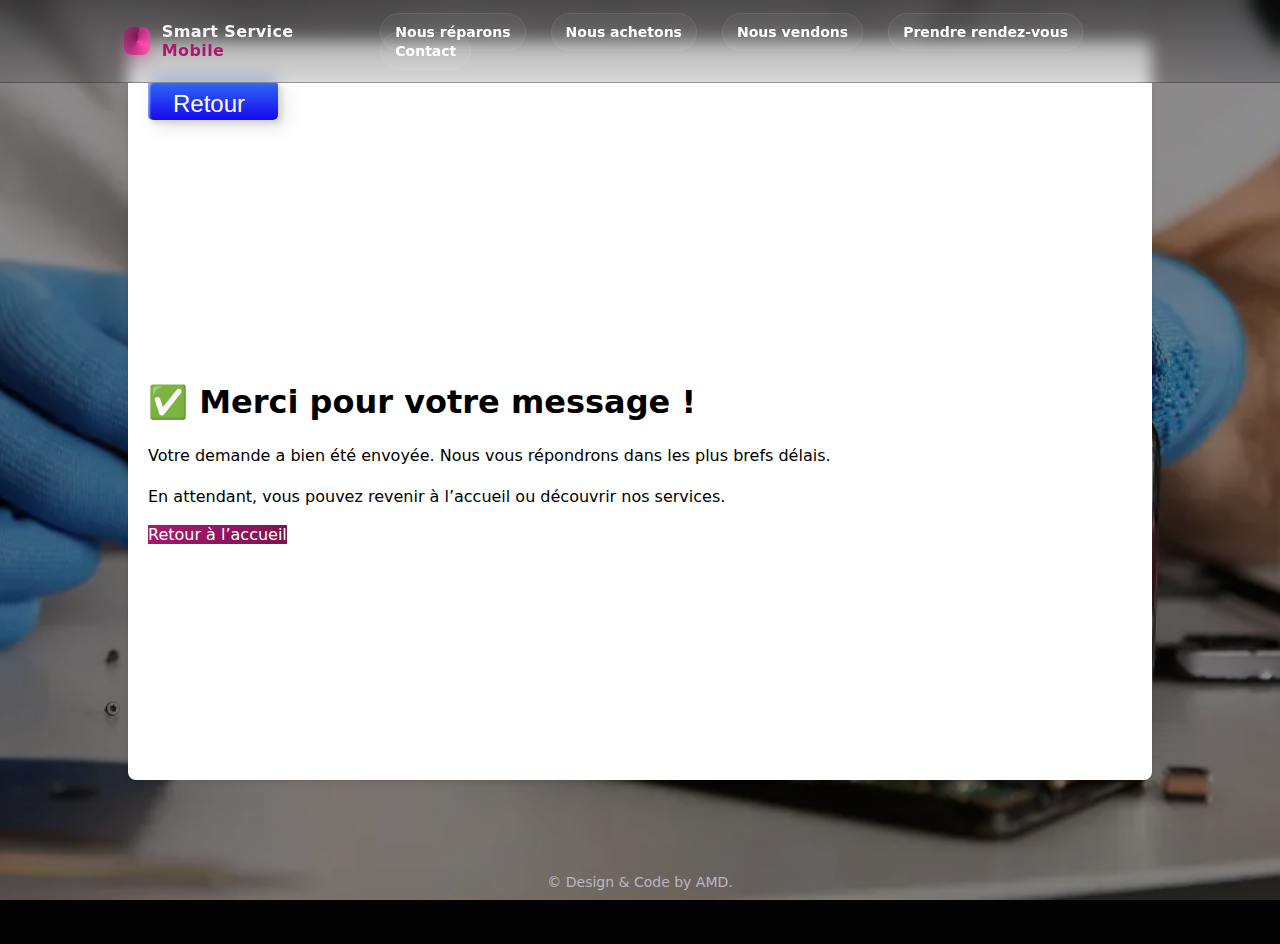
<file: merci.html>
<!DOCTYPE html>
<html lang="fr">
<head>
  <meta charset="UTF-8">
  <meta name="viewport" content="width=device-width, initial-scale=1.0">
  <title>Confirmation de contact | Smart Service Mobile</title>

  
  <link rel="stylesheet" href="basic_style_gpt.css">
  <link rel="stylesheet" href="custom_style.css">
  <link rel="stylesheet" href="nav_style.css">
  <link rel="stylesheet" href="single-style.css">
</head>
<body>
  <header class="nav" role="banner">
    <div class="nav__bar container">
      <div class="brand" aria-label="Smart Service Mobile">
        <div class="brand__logo" aria-hidden="true"></div>
        <span>Smart Service <span style="color: var(--brand)">Mobile</span></span>
      </div>
      <nav class="nav__links" role="navigation" aria-label="Navigation principale"> 
        <label for="toggle" class="menu-icon">☰</label>
        <input type="checkbox" id="toggle">
    
        <div class="menu">
            <a href="index.html#reparons">Nous réparons</a>
            <a href="index.html#achetons">Nous achetons</a>
            <a href="index.html#vendons">Nous vendons</a>
            <a class="btn-primary" href="index.html#rendezvous">Prendre rendez-vous</a>
            <a href="index.html#contact">Contact</a>
        </div>
    </nav>
    

    </div>
  </header>

  <!-- Contenu principal -->
  <main class="article-page">
    <article>
        
        <h2 class=""> <a href="/"  class="custom-btn btn-10">Retour à la page précédente</a> </h2>
      <section class="article-content">
   
        <section>
            <h1>✅ Merci pour votre message !</h1>
            <p>
              Votre demande a bien été envoyée.  
              Nous vous répondrons dans les plus brefs délais.
            </p>
      
            <p>
              En attendant, vous pouvez revenir à l’accueil ou découvrir nos services.
            </p>
      
            <a href="index.html" class="btn-primary">Retour à l’accueil</a>
          </section>
    </section>
    </article>
  </main>

  <!-- Footer -->
  <footer>
    <p>&copy; Design & Code by AMD.</p>
  </footer>

</body>
</html>
</file>
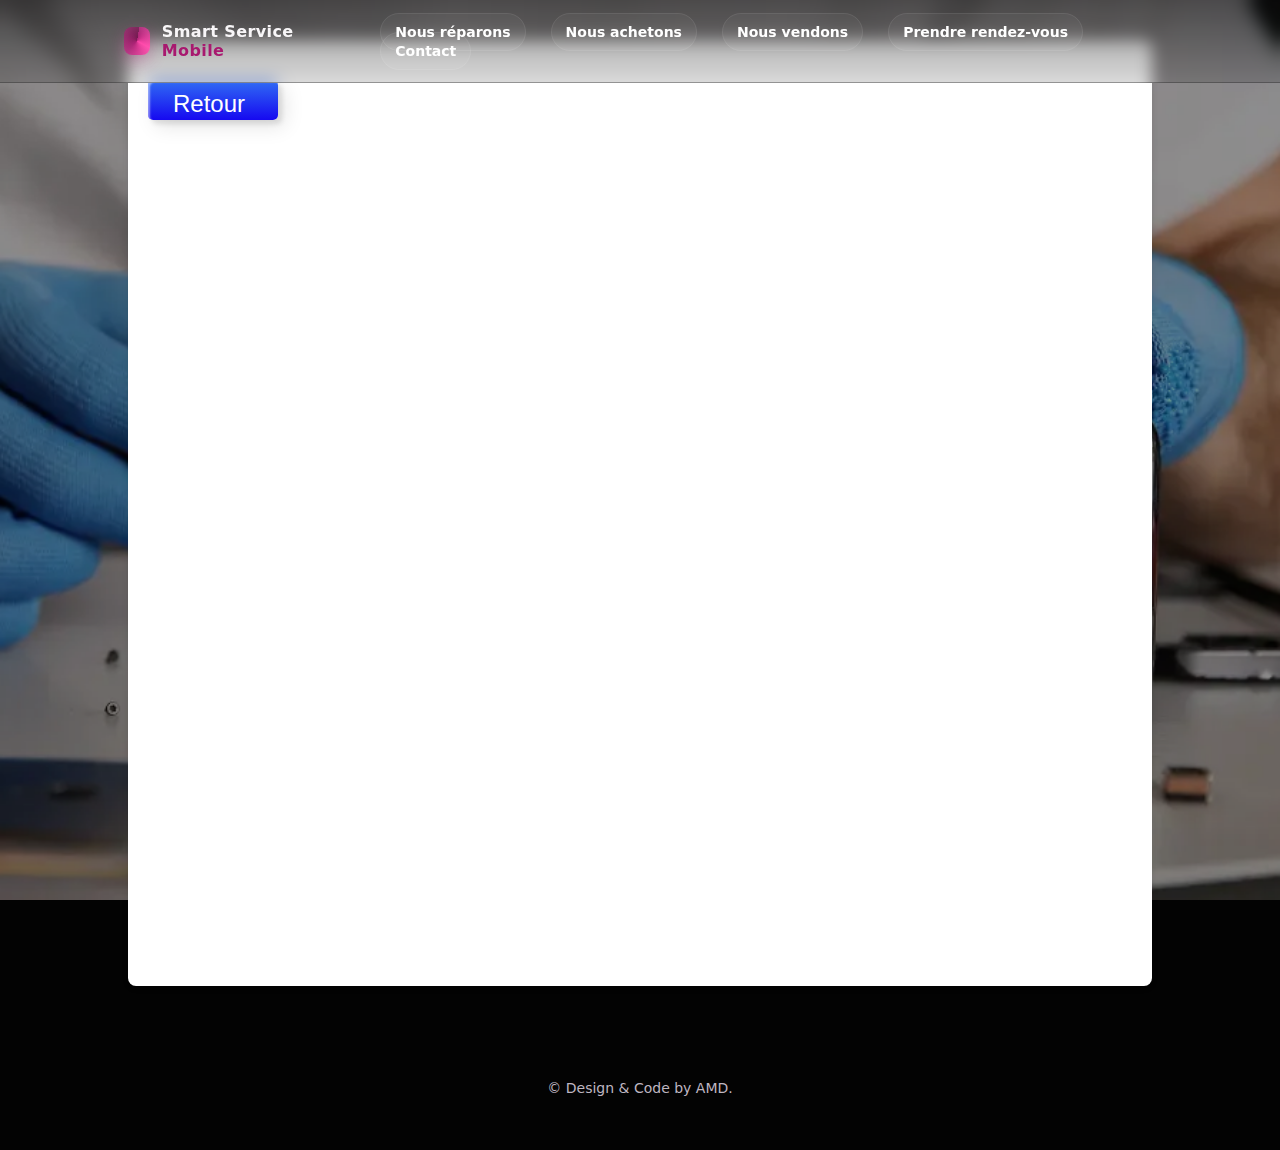
<file: prendre-un-rendez-vous.html>
<!DOCTYPE html>
<html lang="fr">
<head>
  <meta charset="UTF-8">
  <meta name="viewport" content="width=device-width, initial-scale=1.0">
  <title>Prendre un rendez-vous | Smart Service Mobile</title>

  <meta name="description" content="Smart Service Mobile — Vente, achat et réparation de smartphones et produits informatiques. Prendre rendez-vous en ligne." />
  
  <link rel="stylesheet" href="basic_style_gpt.css">
  <link rel="stylesheet" href="custom_style.css">
  <link rel="stylesheet" href="nav_style.css">
  <link rel="stylesheet" href="single-style.css">
</head>
<body>
  <header class="nav" role="banner">
    <div class="nav__bar container">
      <div class="brand" aria-label="Smart Service Mobile">
        <div class="brand__logo" aria-hidden="true"></div>
        <span>Smart Service <span style="color: var(--brand)">Mobile</span></span>
      </div>
      <nav class="nav__links" role="navigation" aria-label="Navigation principale"> 
        <label for="toggle" class="menu-icon">☰</label>
        <input type="checkbox" id="toggle">
    
        <div class="menu">
            <a href="index.html#reparons">Nous réparons</a>
            <a href="index.html#achetons">Nous achetons</a>
            <a href="index.html#vendons">Nous vendons</a>
            <a class="btn-primary" href="index.html#rendezvous">Prendre rendez-vous</a>
            <a href="index.html#contact">Contact</a>
        </div>
    </nav>
    

    </div>
  </header>

  <!-- Contenu principal -->
  <main class="article-page">
    <article>
        
        <h2 class=""> <a href="/"  class="custom-btn btn-10">Retour à la page précédente</a> </h2>
      <section class="article-content">
        <!-- Google Calendar Appointment Scheduling begin -->
<iframe src="https://calendar.google.com/calendar/appointments/schedules/AcZssZ1q21UFAucNQ4BpF3dyqHZb3nHfrC5Nbyb96_5LiUXEqTy8tPZmW8e7bmVj0M8UrjpQN5_toZgJ?gv=true" style="border: 0" width="100%" height="600" frameborder="0"></iframe>
<!-- end Google Calendar Appointment Scheduling -->
      </section>
    </article>
  </main>

  <!-- Footer -->
  <footer>
    <p>&copy; Design & Code by AMD.</p>
  </footer>

</body>
</html>
</file>
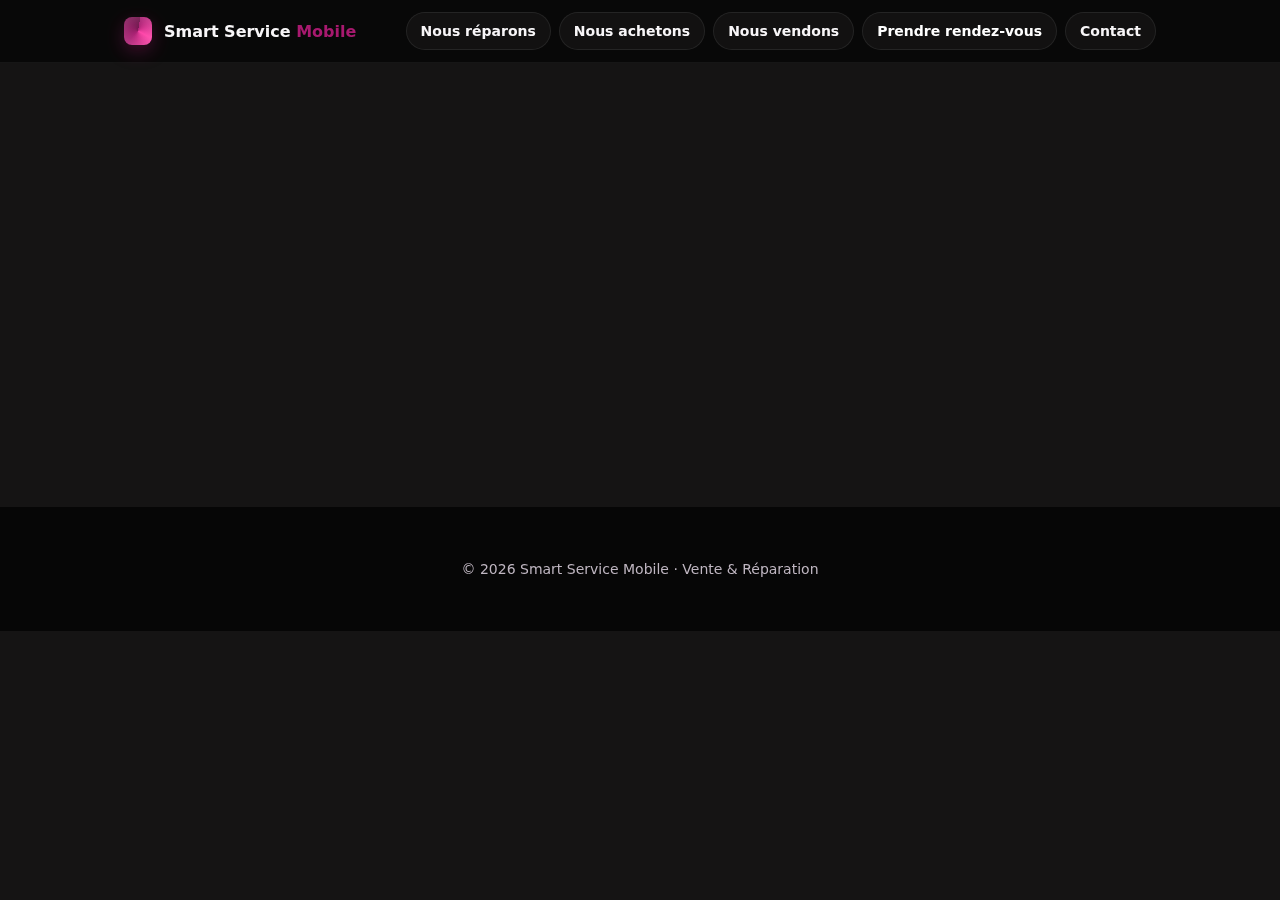
<file: smart_service_mobile_site_vitrine_html_css_js (1) - Copie.html>
<!DOCTYPE html>
<html lang="fr">
<head>
  <meta charset="UTF-8" />
  <meta name="viewport" content="width=device-width, initial-scale=1" />
  <title>Smart Service Mobile — Vente & Réparation</title>
  <meta name="description" content="Smart Service Mobile — Vente, achat et réparation de smartphones et produits informatiques. Prendre rendez-vous en ligne." />
  <style>
    :root {
      --brand: #a8196f;
      --ink: #151414;
      --text: #f8f6f8;
      --muted: #cfc8d2;
      --card: #1b1a1a;
      --shadow: 0 10px 30px rgba(0,0,0,.35);
      --radius: 18px;
      --hgap: clamp(16px, 4vw, 44px);
    }

    *, *::before, *::after { box-sizing: border-box; }
    html, body { height: 100%; scroll-behavior: smooth; margin:0; }
    body {
      font-family: ui-sans-serif, system-ui, -apple-system, Segoe UI, Roboto, Inter, Arial, sans-serif;
      color: var(--text);
      background: var(--ink) url('https://images.openai.com/thumbnails/url/LZqLE3icu1mSUVJSUGylr5-al1xUWVCSmqJbkpRnoJdeXJJYkpmsl5yfq5-Zm5ieWmxfaAuUsXL0S7F0Tw5K889ydsrw8zf0Mo2qKgwKciwoSC0McvM3SDSOD04Njy_OT7YM9Koq9CooLc9zrwxKTUrzsjQzdM6zDFQrBgAg5yoQ') no-repeat center center fixed;
      background-size: cover;
      overflow-x: hidden;
      position: relative;
    }

    /* Overlay sombre animé */
    body::before {
      content: "";
      position: fixed;
      top: 0; left: 0;
      width: 100%; height: 100%;
      background: rgba(0, 0, 0, 0.65);
      z-index: -1;
      animation: fadeIn 2.5s ease forwards;
      opacity: 0;
    }

    @keyframes fadeIn {
      from { opacity: 0; }
      to { opacity: 1; }
    }

    a { color: inherit; text-decoration: none; }
    .container { width: min(1120px, 92vw); margin: 0 auto; }

    .nav {
      position: sticky; top: 0; z-index: 40; backdrop-filter: blur(8px);
      background: rgba(0,0,0,.6);
      border-bottom: 1px solid rgba(255,255,255,.06);
    }
    .nav__bar { display: flex; align-items: center; justify-content: space-between; padding: 12px var(--hgap); }
    .brand { display:flex; align-items:center; gap:12px; font-weight: 800; }
    .brand__logo { width: 28px; height: 28px; border-radius: 8px; background:
      conic-gradient(from 10deg, var(--brand), #ff3ea6 30%, var(--brand) 60%, #6c0f47 100%);
      box-shadow: inset 0 0 18px rgba(255,255,255,.2), 0 6px 18px rgba(168,25,111,.35);
    }

    .nav__links { display: flex; gap: 8px; flex-wrap: wrap; }
    .nav__links a { padding:10px 14px; border-radius: 999px; font-weight: 600; font-size: 14px;
      border: 1px solid rgba(255,255,255,.08); background: rgba(255,255,255,.04);
      transition: 0.2s ease;
    }
    .nav__links a:hover { background: rgba(255,255,255,.15); }
    .btn-primary { background: linear-gradient(135deg, var(--brand), #7c124f); color: white; border: none; }

    .menu-toggle { display:none; background: var(--brand); border:none; color:white; padding:10px 14px; border-radius:8px; font-weight:700; cursor:pointer; }

    @media (max-width: 768px) {
      .nav__links { display: none; flex-direction: column; margin-top: 10px; }
      .nav__links.open { display: flex; background: rgba(0,0,0,.8); padding:10px; border-radius:12px; }
      .menu-toggle { display:block; }
    }

    section { position: relative; padding: clamp(70px, 12vh, 140px) 0; animation: fadeIn 3s ease forwards; opacity: 0; }
    .eyebrow { color: var(--muted); font-weight: 700; text-transform: uppercase; font-size: 12px; animation-delay: 1s; }
    .headline { font-size: clamp(28px, 5vw, 56px); font-weight: 900; line-height: 1.05; animation-delay: 1.5s; }
    .lead { color: #e9e0ea; max-width: 70ch; font-size: clamp(16px, 2vw, 20px); animation-delay: 2s; }

    footer { padding: 40px 0; color: #bfb6c1; font-size: 14px; text-align:center; background:rgba(0,0,0,.7); }
  </style>
</head>
<body>
  <header class="nav" role="banner">
    <div class="nav__bar container">
      <div class="brand">
        <div class="brand__logo"></div>
        <span>Smart Service <span style="color: var(--brand)">Mobile</span></span>
      </div>
      <button class="menu-toggle" aria-expanded="false">☰ Menu</button>
      <nav class="nav__links" role="navigation">
        <a href="#reparons">Nous réparons</a>
        <a href="#achetons">Nous achetons</a>
        <a href="#vendons">Nous vendons</a>
        <a class="btn-primary" href="#rendezvous">Prendre rendez-vous</a>
        <a href="#contact">Contact</a>
      </nav>
    </div>
  </header>

  <section class="hero" id="accueil">
    <div class="container">
      <p class="eyebrow">Vente • Achat • Réparation</p>
      <h1 class="headline">Votre tech, <span style="color:var(--brand)">comme neuve</span></h1>
      <p class="lead">Smart Service Mobile propose la réparation rapide de smartphones et ordinateurs, le remplacement de batterie, la réinstallation de systèmes, et la vente/achat de matériel.</p>
    </div>
  </section>

  <footer>
    <div class="container">
      <p>© <span id="year"></span> Smart Service Mobile · Vente & Réparation</p>
    </div>
  </footer>

  <script>
    document.getElementById('year').textContent = new Date().getFullYear();
    const toggle = document.querySelector('.menu-toggle');
    const links = document.querySelector('.nav__links');
    toggle.addEventListener('click', ()=>{
      const expanded = toggle.getAttribute('aria-expanded') === 'true';
      toggle.setAttribute('aria-expanded', !expanded);
      links.classList.toggle('open');
    });
  </script>
</body>
</html>
</file>
<file: basic_style_gpt.css>
/* =========================
   Design System
========================= */
:root {
  --brand: #a8196f;           /* primaire */
  --ink: #151414;             /* fond */
  --ink-2: #1e1d1d;
  --text: #f8f6f8;
  --muted: #cfc8d2;
  --card: #1b1a1a;
  --glass: rgba(255,255,255,.06);
  --shadow: 0 10px 30px rgba(0,0,0,.35);
  --radius: 18px;
  --hgap: clamp(16px, 4vw, 44px);
}

/* Global Reset */
*, *::before, *::after { box-sizing: border-box; }
html, body { height: 100%; scroll-behavior: smooth; }
body {
  margin: 0; font-family: ui-sans-serif, system-ui, -apple-system, Segoe UI, Roboto, Inter, Arial, sans-serif;
  color: var(--text); background: linear-gradient(180deg, var(--ink), #0f0e0e 40%, var(--ink));
  overflow-x: hidden;
}
a { color: inherit; text-decoration: none; }
.container { width: min(1120px, 92vw); margin: 0 auto; }

/* =========================
   Background Parallax Layers
========================= */
.parallax {
  position: fixed; inset: -10vh -10vw; z-index: -2; pointer-events: none;
  perspective: 1000px;
}
.shape { position: absolute; filter: blur(0.4px); opacity: .55; mix-blend-mode: screen; }
.shape--circle, .shape--diamond, .shape--triangle { width: clamp(160px, 24vw, 420px); height: clamp(160px, 24vw, 420px); }
.shape--circle { border-radius: 50%; background:
  radial-gradient(closest-side, rgba(168,25,111,.5), rgba(168,25,111,.0) 70%),
  radial-gradient(closest-side, rgba(255,25,169,.35), rgba(255,25,169,0) 65%);
  animation: float 18s ease-in-out infinite;
}
.shape--diamond { background: conic-gradient(from 120deg, rgba(255,255,255,.08), rgba(255,255,255,0) 55%);
  transform: rotate(45deg);
  border: 2px solid rgba(255,255,255,.1); backdrop-filter: blur(2px);
  animation: twirl 24s linear infinite;
}
.shape--triangle {
  --c: color-mix(in oklab, var(--brand) 70%, white 10%);
  background:
    conic-gradient(from 0deg at 50% 85%, rgba(255,255,255,.07), rgba(255,255,255,0) 35%),
    linear-gradient(140deg, var(--c), transparent 70%);
  clip-path: polygon(50% 0%, 0% 100%, 100% 100%);
  animation: float 26s ease-in-out infinite reverse;
}

@keyframes float { 0%,100%{ transform: translateY(-8px); } 50%{ transform: translateY(8px); } }
@keyframes twirl { to { transform: rotate(405deg); } }

/* Light grid overlay */
.grid-overlay {
  position: fixed; inset: 0; z-index: -1; pointer-events: none; opacity:.08;
  background-image:
    linear-gradient(90deg, #fff 1px, transparent 1px),
    linear-gradient(#fff 1px, transparent 1px);
  background-size: 80px 80px, 80px 80px;
  mask: radial-gradient(ellipse at center, #000 0%, transparent 70%);
}

/* =========================
   Navigation
========================= */
.nav {
  position: sticky; top: 0; z-index: 40; backdrop-filter: blur(8px);
  background: linear-gradient(180deg, rgba(0,0,0,.45), rgba(0,0,0,.15));
  border-bottom: 1px solid rgba(255,255,255,.06);
}
.nav__bar { display: flex; align-items: center; gap: 14px; padding: 12px var(--hgap); }
.brand { display:flex; align-items:center; gap:12px; font-weight: 800; letter-spacing: .4px; }
.brand__logo { width: 28px; height: 28px; border-radius: 8px; background:
  conic-gradient(from 10deg, var(--brand), #ff3ea6 30%, var(--brand) 60%, #6c0f47 100%);
  box-shadow: inset 0 0 18px rgba(255,255,255,.2), 0 6px 18px rgba(168,25,111,.35);
}
.nav__links { margin-left: auto; display: flex; gap: 8px; flex-wrap: wrap; }
.nav__links a { padding:10px 14px; border-radius: 999px; font-weight: 600; font-size: 14px;
  border: 1px solid rgba(255,255,255,.08); background: rgba(255,255,255,.04);
  transition: transform .18s ease, background .18s ease, border-color .18s ease;
}
.nav__links a:hover { transform: translateY(-1px); background: rgba(255,255,255,.08); border-color: rgba(255,255,255,.2); }
.btn-primary { background: linear-gradient(135deg, var(--brand), #7c124f); color: white; border: none; }

/* Floating CTA */
.cta-float { position: fixed; right: 18px; bottom: 18px; z-index: 30; }
.cta-float a { display:inline-flex; align-items:center; gap:10px; padding:14px 18px; border-radius: 999px;
  font-weight: 700; background: linear-gradient(135deg, var(--brand), #7c124f); box-shadow: var(--shadow);
}

/* =========================
   Sections
========================= */
section { position: relative; padding: clamp(70px, 12vh, 140px) 0; }
section .container { display: grid; gap: 24px; }

.eyebrow { color: var(--muted); font-weight: 700; letter-spacing: .16em; text-transform: uppercase; font-size: 12px; }
.headline { font-size: clamp(28px, 5vw, 56px); font-weight: 900; line-height: 1.05; }
.lead { color: #e9e0ea; max-width: 70ch; font-size: clamp(16px, 2vw, 20px); }

.hero {
  min-height: 86vh; display:grid; place-items:center; text-align:center;
}
.hero h1 span { background: linear-gradient(90deg, #fff, var(--brand)); -webkit-background-clip: text; background-clip: text; color: transparent; }
.hero .actions { display:flex; justify-content:center; gap: 12px; margin-top: 18px; flex-wrap:wrap; }
.chip { padding: 10px 14px; border-radius: 999px; border: 1px solid rgba(255,255,255,.12); background: rgba(255,255,255,.03); font-weight:600; }

/* Cards */
.cards { display:grid; grid-template-columns: repeat(auto-fit, minmax(230px, 1fr)); gap: 16px; }
.card { background: linear-gradient(180deg, var(--card), rgba(27,26,26,.6)); border:1px solid rgba(255,255,255,.06);
  border-radius: var(--radius); padding: 18px; box-shadow: 0 8px 18px rgba(0,0,0,.25);
  transform: translateY(4px); opacity:.02; transition: transform .45s cubic-bezier(.2,.8,.2,1), opacity .8s ease;
}
.card.in-view { transform: translateY(0); opacity: 1; }
.card h3 { margin: 6px 0 8px; font-size: 18px; }
.badge { display:inline-block; padding: 6px 10px; border-radius: 999px; font-size: 12px; font-weight: 700;
  background: rgba(168,25,111,.18); border: 1px solid rgba(168,25,111,.35);
}

/* Feature rows */
.feature { display:grid; grid-template-columns: 1.2fr 1fr; gap: 28px; align-items:center; }
.feature__panel {
  background: linear-gradient(180deg, rgba(168,25,111,.12), rgba(168,25,111,.04));
  border: 1px solid rgba(168,25,111,.28); border-radius: var(--radius); padding: 20px; min-height: 260px;
  position: relative; overflow: hidden;
}
.fx-stripes { position:absolute; inset:-20%; background:
  repeating-linear-gradient(135deg, rgba(255,255,255,.06) 0 16px, rgba(255,255,255,0) 16px 32px);
  transform: translateY(0); animation: pan 18s linear infinite;
  mask: radial-gradient(circle at 30% 20%, #000 40%, transparent 60%);
}
@keyframes pan { to { transform: translateY(-30%); } }

/* Form */
form { display:grid; gap: 12px; }
.grid-2 { display:grid; grid-template-columns: repeat(2, 1fr); gap: 12px; }
input, select, textarea, button {
  background: rgba(255,255,255,.04); border: 1px solid rgba(255,255,255,.14);
  color: var(--text); border-radius: 12px; padding: 12px 14px; font: inherit; outline: none;
}
input::placeholder, textarea::placeholder { color: #bfb6c1; }
textarea { min-height: 120px; }
button { cursor: pointer; font-weight: 800; letter-spacing: .3px; }
.btn-ghost { background: transparent; border-color: rgba(255,255,255,.24); }

/* Footer */
footer { padding: 40px 0; color: #bfb6c1; font-size: 14px; text-align:center; }

/* Responsive */
@media (max-width: 900px) {
  .feature { grid-template-columns: 1fr; }
  .grid-2 { grid-template-columns: 1fr; }
  .nav__links { width: 100%; justify-content: center; }
  .hero { padding-top: 10vh; }
}

/* Accessibility: reduce motion */
@media (prefers-reduced-motion: reduce) {
  * { animation: none !important; transition: none !important; }
}
</file>
<file: custom_style.css>
.lead {
    max-width: initial;
}

body {
    background-image: url(img/bg-background-homepage.png);

    background-color: #000000fc;


    background-size: cover; /* Scales the image to cover the entire container while maintaining aspect ratio */
    background-position: center center; /* Centers the image horizontally and vertically */
    background-repeat: no-repeat; /* Prevents the image from repeating */
    height: 100vh; /* Sets the height to 100% of the viewport height */
    width: 100vw; /* Sets the width to 100% of the viewport width */
    margin: 0; /* Removes default body margin */
    padding: 0;

}

.chip {
    padding: 25px 46px;
    border-radius: 999px;
    border: 1px solid rgba(255, 255, 255, .12);
    background: #7c124fdb;
    font-weight: 700;
    text-transform: uppercase;
    text-align: center;
}



.custom-btn {
    width: 130px;
    height: 40px;
    color: #fff;
    border-radius: 5px;
    padding: 10px 25px;
    font-family: 'Lato', sans-serif;
    font-weight: 500;
    background: transparent;
    cursor: pointer;
    transition: all 0.3s ease;
    position: relative;
    display: inline-block;
     box-shadow:inset 2px 2px 2px 0px rgba(255,255,255,.5),
     7px 7px 20px 0px rgba(0,0,0,.1),
     4px 4px 5px 0px rgba(0,0,0,.1);
    outline: none;
  }
  
  /* 10 */
  .btn-10 {
    background: rgb(22,9,240);
  background: linear-gradient(0deg, rgba(22,9,240,1) 0%, rgba(49,110,244,1) 100%);
    color: #fff;
    border: none;
    transition: all 0.3s ease;
    overflow: hidden;
  }
  .btn-10:after {
    position: absolute;
    content: " ";
    top: 0;
    left: 0;
    z-index: -1;
    width: 100%;
    height: 100%;
    transition: all 0.3s ease;
    -webkit-transform: scale(.1);
    transform: scale(.1);
  }
  .btn-10:hover {
    color:black;
    border: none;
    background: transparent;
  }
  .btn-10:hover:after {
    background: rgb(0,3,255);
  background: linear-gradient(0deg, rgba(2,126,251,1) 0%,  rgba(0,3,255,1)100%);
    -webkit-transform: scale(1);
    transform: scale(1);
  }
  
  .fx-stripes {
    display: none;
}

.programmerunrdv{
display: flex;
justify-content: center; /* Centers horizontally */
align-items: center; /* Centers vertically */
height: 200px; /* Example height for the container */
border: 1px solid black;
}
</file>
<file: nav_style.css>
/* Style global du menu */
.nav__links { 
    padding: 10px;
    position: relative;
  }
  
  /* Liens en mode bureau */
  .nav__links .menu a {
    color: white;
    text-decoration: none;
    margin: 0 10px;
    font-weight: bold;
  }
  
  /* Icône hamburger */
  .menu-icon {
    font-size: 28px;
    color: white;
    cursor: pointer;
    display: none; /* caché sur PC */
  }
  
  /* Cache la checkbox */
  #toggle {
    display: none;
  }
  
  /* ----------- Responsive ----------- */
  @media (max-width: 768px) {
    /* Par défaut le menu est caché sur petit écran */
    .nav__links .menu {
      display: none;
      flex-direction: column;
      background: #000;
      position: absolute;
      top: 50px; /* sous le header */
      left: 0;
      width: 100%;
      padding: 15px 0;
    }
  
    /* Afficher le hamburger */
    .menu-icon {
      display: block;
    }
  
    /* Quand toggle est activé → afficher le menu */
    #toggle:checked ~ .menu {
      display: flex;
    }
  
    /* Liens en colonne */
    .nav__links .menu a {
      margin: 10px 0;
      text-align: center;
      display: block;
    }
  }
  .nav {
    position: fixed;
    width: 100%;
  }
</file>
<file: single-style.css>
/* Style spécifique à la single page */
.article-page {
    max-width: 800px;
    margin: 40px auto;
    padding: 20px;
    background: #fff;
    border-radius: 8px;
    box-shadow: 0 2px 6px rgba(0,0,0,0.1);
  }
  
  .article-header h1 {
    font-size: 2em;
    margin-bottom: 10px;
  }
  
  .article-header .meta {
    color: #777;
    font-size: 0.9em;
  }
  
  .article-content p {
    line-height: 1.6;
    margin-bottom: 15px;
  }
  
  figure {
    margin: 20px 0;
  }
  
  figure img {
    max-width: 100%;
    border-radius: 6px;
  }
  
  figcaption {
    font-size: 0.85em;
    color: #555;
    text-align: center;
    margin-top: 5px;
  }
  article {
    color: black;
}

.article-page {
    min-width: 80%;
  
}
</file>
